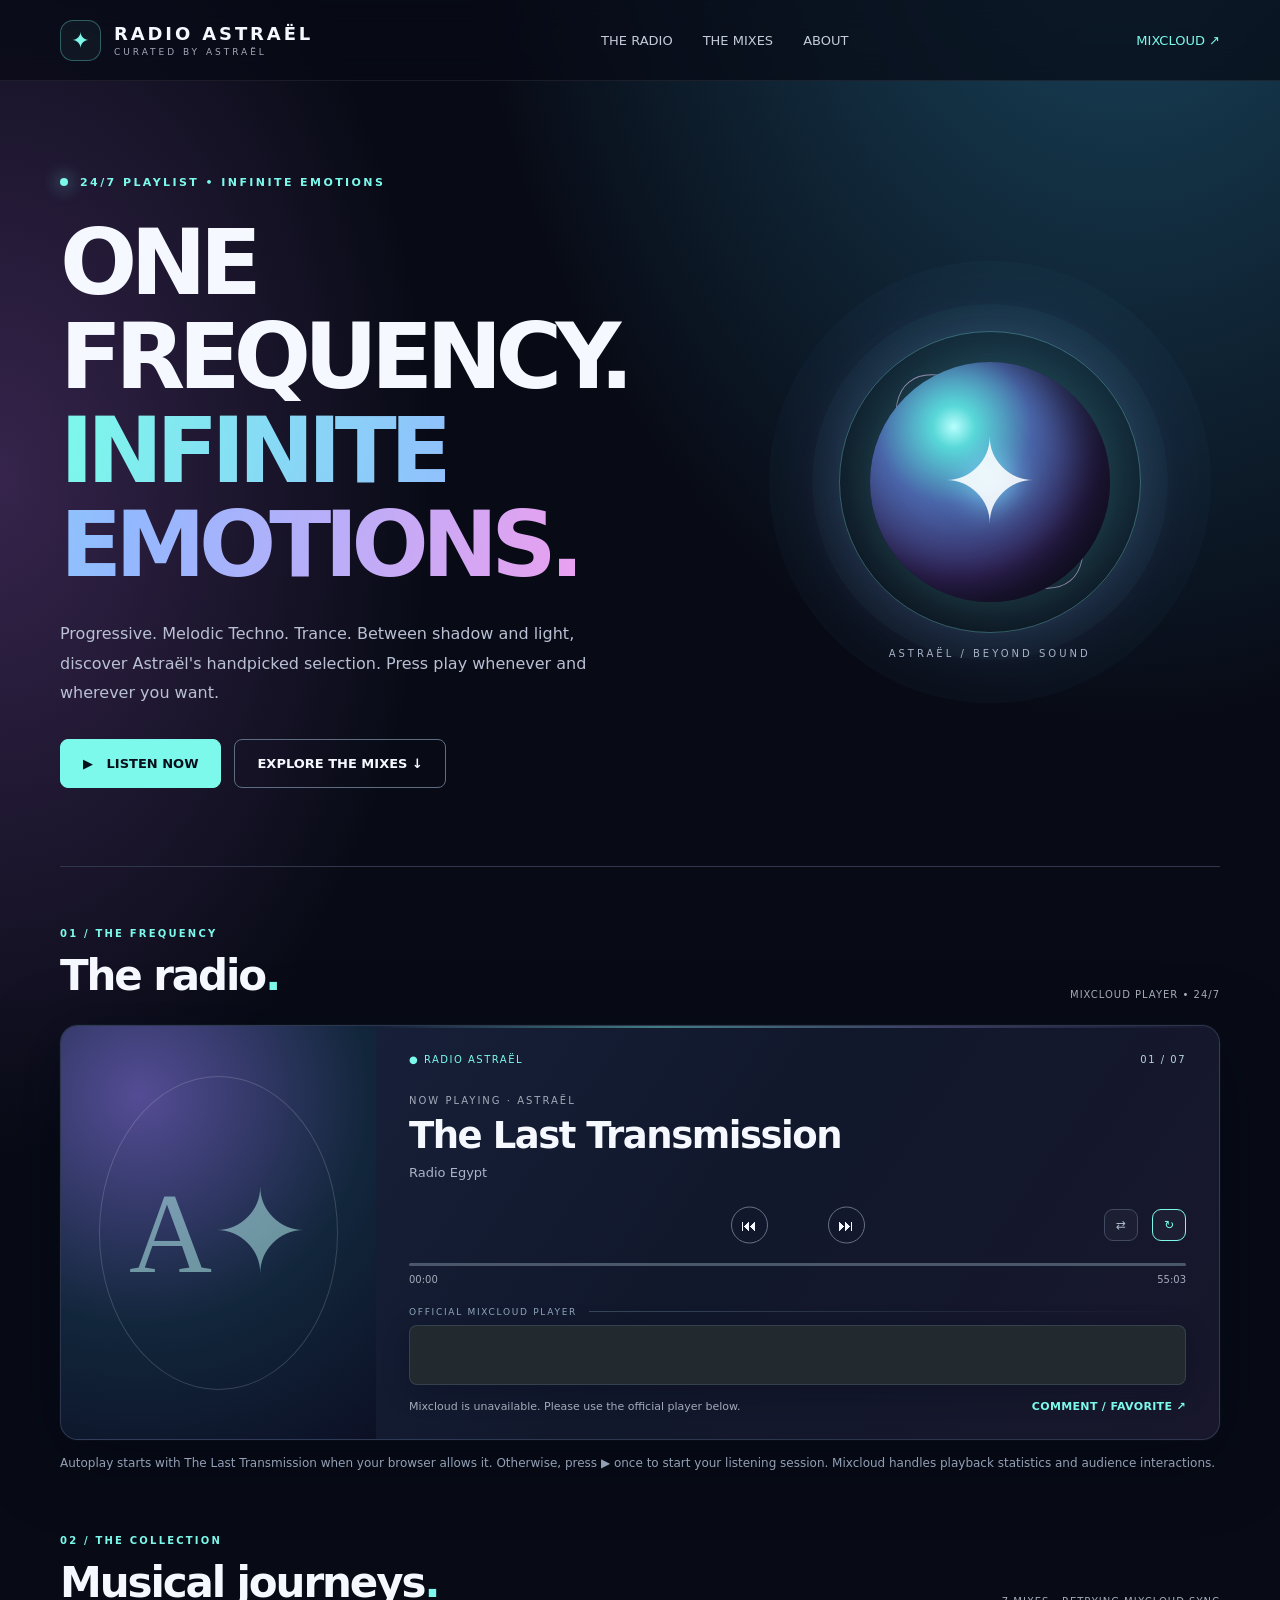
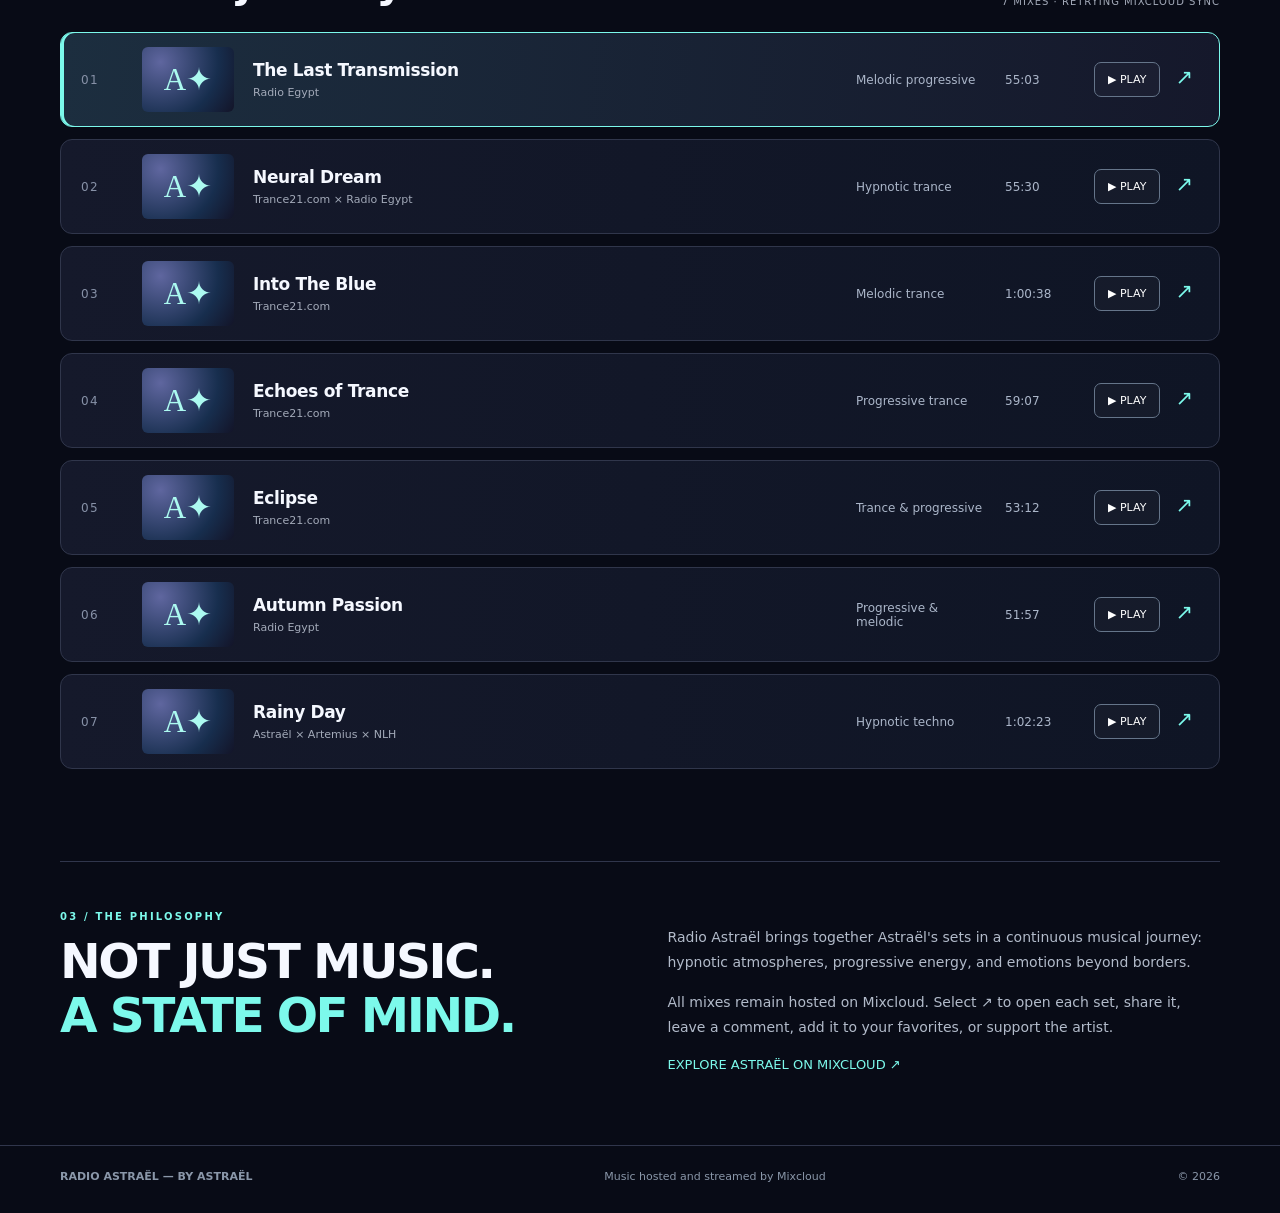
<file: index.html>
<!doctype html>
<html lang="en">
<head>
<meta charset="utf-8">
<meta name="viewport" content="width=device-width,initial-scale=1">
<meta name="description" content="Radio Astraël by Astraël — progressive, melodic techno and trance, streamed through the official Mixcloud player.">
<meta name="theme-color" content="#080b16">
<title>Radio Astraël — by Astraël</title>
<link rel="icon" type="image/png" sizes="32x32" href="./favicon-astrael.png">
<link rel="shortcut icon" type="image/png" href="./favicon-astrael.png">
<link rel="apple-touch-icon" href="./favicon-astrael.png">
<link rel="canonical" href="https://dj-astrael.github.io/radio-astrael/">
<meta property="og:type" content="website">
<meta property="og:site_name" content="Radio Astraël">
<meta property="og:title" content="Radio Astraël — One Frequency. Infinite Emotions.">
<meta property="og:description" content="Progressive, melodic techno and trance. Discover Astraël's musical journeys and listen on Radio Astraël.">
<meta property="og:url" content="https://dj-astrael.github.io/radio-astrael/">
<meta property="og:image" content="https://dj-astrael.github.io/radio-astrael/og-radio-astrael.jpg">
<meta property="og:image:secure_url" content="https://dj-astrael.github.io/radio-astrael/og-radio-astrael.jpg">
<meta property="og:image:type" content="image/jpeg">
<meta property="og:image:width" content="600">
<meta property="og:image:height" content="315">
<meta property="og:image:alt" content="Radio Astraël — cyan-violet cosmic sphere and logo">
<meta name="twitter:card" content="summary_large_image">
<meta name="twitter:title" content="Radio Astraël — One Frequency. Infinite Emotions.">
<meta name="twitter:description" content="Progressive, melodic techno and trance. Listen to Astraël's handpicked mixes.">
<meta name="twitter:image" content="https://dj-astrael.github.io/radio-astrael/og-radio-astrael.jpg">
<link rel="preconnect" href="https://www.mixcloud.com">
<link rel="preconnect" href="https://widget.mixcloud.com">
<style>
:root{color-scheme:dark;--bg:#080b16;--panel:#111627;--panel2:#171c30;--muted:#a3aab9;--cyan:#7cf9eb;--pink:#eaa0ef;--line:#30364c;--white:#f5f8ff}
*{box-sizing:border-box}html{scroll-behavior:smooth}body{margin:0;color:var(--white);font-family:Inter,system-ui,-apple-system,Segoe UI,Arial,sans-serif;background:radial-gradient(ellipse 70% 45% at 88% -8%,#1b4b64 0%,transparent 75%),radial-gradient(ellipse 45% 32% at 0% 17%,#36244c 0%,transparent 75%),var(--bg)}a{color:inherit;text-decoration:none}button{font:inherit;cursor:pointer}button:focus-visible,a:focus-visible{outline:3px solid var(--cyan);outline-offset:4px}header{border-bottom:1px solid #ffffff13;background:#080b16b8;position:sticky;top:0;z-index:5;backdrop-filter:blur(15px)}.wrap{width:min(1160px,92%);margin:auto}.nav{display:flex;align-items:center;justify-content:space-between;min-height:80px;gap:20px}.brand{display:flex;align-items:center;gap:13px}.symbol{border:1px solid #6ef7e852;width:41px;height:41px;display:grid;place-items:center;border-radius:13px;color:var(--cyan);font-size:22px;background:#79f5e40c}.brand strong{font-size:18px;letter-spacing:.16em}.brand small{display:block;font-size:9px;letter-spacing:.33em;color:var(--muted);margin-top:3px}nav{display:flex;gap:30px;color:#c5cbd8;font-size:13px}nav a:hover,.profile:hover{color:var(--cyan)}.profile{font-size:13px;color:var(--cyan)}.hero{padding:95px 0 78px;display:grid;grid-template-columns:1.17fr .83fr;align-items:center;gap:50px}.tag{font-size:11px;letter-spacing:.22em;font-weight:700;color:var(--cyan)}.live{display:inline-block;width:8px;height:8px;background:var(--cyan);border-radius:50%;box-shadow:0 0 17px var(--cyan);margin-right:12px}.hero h1{font-size:clamp(55px,7.1vw,101px);letter-spacing:-.075em;line-height:1.035;margin:27px 0}.hero h1 em{font-style:normal;background:linear-gradient(100deg,var(--cyan),#93b8ff,var(--pink));-webkit-background-clip:text;background-clip:text;color:transparent}.hero p{max-width:560px;color:#b9c0d3;font-size:16px;line-height:1.85}.hero-actions{display:flex;gap:13px;flex-wrap:wrap;margin-top:31px}.btn{display:inline-flex;align-items:center;justify-content:center;padding:15px 22px;min-height:49px;border:1px solid #5e6d81;border-radius:8px;font-size:13px;font-weight:800}.btn-primary{color:#07101a;border-color:var(--cyan);background:var(--cyan)}.btn-primary:hover{background:white}.btn-secondary:hover{border-color:var(--cyan)}.orbit-art{min-height:345px;display:grid;place-items:center;position:relative;isolation:isolate}.orbit-art::before{content:"";position:absolute;width:300px;height:300px;border:1px solid #93ffff4d;border-radius:50%;box-shadow:0 0 0 27px #74f7ff07,0 0 0 70px #70c5ef07,0 0 75px #8a6ee633}.orbit-art::after{content:"";position:absolute;width:255px;height:255px;border:1px solid #e9b9ed99;border-radius:50%;transform:rotate(-39deg) scaleX(.48)}.planet{height:240px;width:240px;border-radius:50%;background:radial-gradient(circle at 35% 27%,#b7fffd 0%,#58d8d8 9%,#4a66aa 33%,#32245a 65%,#11142a 95%);box-shadow:inset -30px -17px 40px #0008,0 0 75px #75f7f747;display:grid;place-items:center;font-size:115px;color:#ffffffde;text-shadow:0 0 30px #7bdbfa;z-index:1}.orbit-caption{position:absolute;bottom:-5px;font-size:10px;letter-spacing:.3em;color:#a5b2c7}.rule{border-top:1px solid var(--line)}section.content{padding-top:55px}.section-heading{display:flex;justify-content:space-between;align-items:end;gap:12px;margin-bottom:25px}.eyebrow{font-size:10px;letter-spacing:.22em;color:var(--cyan);font-weight:700}.section-heading h2{font-size:clamp(26px,3.6vw,42px);letter-spacing:-.05em;margin:10px 0 0}.section-heading h2 span{color:var(--cyan)}.side-note{font-size:10px;letter-spacing:.1em;color:var(--muted);text-align:right}.console{background:linear-gradient(135deg,#1b253a,#111525 61%,#17172b);border:1px solid #424d65;border-radius:18px;display:grid;grid-template-columns:315px 1fr;overflow:hidden;box-shadow:0 20px 80px #0006}.cover{background:radial-gradient(circle at 25% 17%,#544c95,#12263b 55%,#0c1025);position:relative;overflow:hidden;display:grid;place-items:center}.cover::after{content:"";position:absolute;inset:12%;border:1px solid #ffffff29;border-radius:50%;pointer-events:none}.cover .initial{color:#befef8;font-family:Georgia,serif;font-size:115px;opacity:.5}.cover img{position:absolute;width:100%;height:100%;object-fit:cover;display:none}.cover.has-image img{display:block}.console-content{padding:28px 33px 25px}.player-top{display:flex;justify-content:space-between;align-items:center;color:#b6d4d6;font-size:10px;letter-spacing:.15em}.player-top .status{color:var(--cyan)}.current-label{font-size:10px;letter-spacing:.2em;color:var(--muted);margin:30px 0 8px}.current-title{font-size:clamp(24px,3.1vw,37px);margin:0 0 8px;letter-spacing:-.04em}.current-subtitle{margin:0;color:#a9b4c7;font-size:13px}.controls{display:flex;gap:13px;align-items:center;margin:25px 0 18px}.round{height:37px;width:37px;display:grid;place-items:center;background:transparent;color:var(--white);border:1px solid #647087;border-radius:50%;font-size:16px}.round:hover{border-color:var(--cyan);color:var(--cyan)}.play{height:51px;width:51px;border:0;border-radius:50%;background:var(--cyan);color:#071623;font-size:20px}.spacer{flex:1}.mode{padding:8px 11px;background:#ffffff08;color:#aab9ca;border:1px solid #424a61;border-radius:9px;font-size:12px}.mode.active{border-color:var(--cyan);color:var(--cyan)}.progress{height:3px;background:#4a566a;border-radius:5px;overflow:hidden;margin-top:5px}.progress div{height:100%;width:0%;background:linear-gradient(90deg,var(--cyan),var(--pink))}.time{display:flex;justify-content:space-between;font-size:10px;color:var(--muted);margin-top:8px}.iframe-label{margin:18px 0 8px;color:#8fa5bd;font-size:9px;letter-spacing:.19em}.mcframe{display:block;width:100%;height:60px;border:0;border-radius:8px;background:#222a30;overflow:hidden}.player-bottom{display:flex;justify-content:space-between;gap:15px;margin-top:11px;align-items:center}.player-bottom p{font-size:11px;color:var(--muted);margin:0;line-height:1.4}.mix-link{font-size:11px;color:var(--cyan);white-space:nowrap}.note{font-size:12px;color:#939fb4;line-height:1.65;margin:14px 0 0}.list{display:grid;gap:12px;margin-top:25px}.item{display:grid;grid-template-columns:42px 92px minmax(150px,1fr) 130px 70px auto;align-items:center;gap:19px;padding:14px 20px;background:linear-gradient(95deg,#15192b,#0f1525);border:1px solid #30364b;border-radius:12px;transition:border-color .2s,transform .2s}.item:hover{border-color:#77dcd48a;transform:translateY(-1px)}.item.selected{border-color:var(--cyan);background:linear-gradient(95deg,#1c2e3f,#15182b)}.idx{font-size:12px;color:#8791a7;letter-spacing:.12em}.thumb{width:92px;height:65px;position:relative;border-radius:6px;background:radial-gradient(circle at 20% 23%,#5f669f,#172e4e 65%,#131428);overflow:hidden;display:grid;place-items:center;color:#acfaf0;font-family:Georgia,serif;font-size:31px}.thumb img{width:100%;height:100%;object-fit:cover;display:none;position:absolute}.thumb.has-image img{display:block}.mix-name{font-size:17px;font-weight:700;letter-spacing:-.02em}.mix-meta{font-size:11px;color:var(--muted);margin-top:6px}.genre,.length{color:#abb6c9;font-size:12px}.actions{display:flex;gap:9px}.tiny-button{border:1px solid #65758a;border-radius:7px;background:#ffffff06;color:white;padding:10px 13px;white-space:nowrap;font-size:11px}.tiny-button:hover{border-color:var(--cyan);color:var(--cyan)}.open-link{font-size:21px;color:var(--cyan);padding:3px 6px}.about{margin-top:92px;padding:49px 0 72px;display:grid;grid-template-columns:1fr 1fr;gap:55px;border-top:1px solid var(--line)}.about h2{font-size:clamp(28px,3.8vw,49px);line-height:1.1;letter-spacing:-.05em;margin:13px 0}.about h2 em{font-style:normal;color:var(--cyan)}.about p{font-size:14px;line-height:1.8;color:#b2bbca}footer{border-top:1px solid var(--line);padding:24px 0 30px;color:#8a97a9;font-size:11px}footer .wrap{display:flex;justify-content:space-between;gap:15px;flex-wrap:wrap}
@media(max-width:950px){.hero{grid-template-columns:1fr 280px;gap:5px;padding:65px 0}.orbit-art{transform:scale(.78)}.console{grid-template-columns:240px 1fr}.item{grid-template-columns:25px 80px minmax(100px,1fr) 65px auto;gap:10px}.thumb{width:80px;height:60px}.genre{display:none}.side-note{display:none}}
@media(max-width:670px){.wrap{width:91%}nav{display:none}.profile{font-size:11px}.brand strong{font-size:14px}.hero{display:block;padding:58px 0 52px}.hero h1{font-size:clamp(48px,12vw,77px)}.orbit-art{display:none}.section-heading{align-items:start}.console{grid-template-columns:1fr}.cover{height:235px}.console-content{padding:23px 19px}.player-bottom{display:block}.mix-link{display:block;margin-top:9px}.item{grid-template-columns:18px 64px minmax(80px,1fr) auto;padding:11px 10px;gap:9px}.thumb{width:64px;height:62px}.mix-name{font-size:14px}.mix-meta{font-size:10px}.length{display:none}.actions{flex-direction:column;align-items:center;gap:0}.tiny-button{padding:7px 9px}.about{grid-template-columns:1fr;gap:5px;margin-top:62px}.hero p{font-size:14px}}
@media(prefers-reduced-motion:reduce){*,*:before,*:after{scroll-behavior:auto!important;transition:none!important}}

/* Radio Astraël — restrained visual refinements, original layout retained */
.console{background:linear-gradient(125deg,#1b2541,#11182c 54%,#18172c);border-color:#53627d66;box-shadow:0 18px 68px #030713aa,0 0 0 1px #a4fff008}
.console-content{position:relative}
.console-content::before{content:"";position:absolute;inset:0 0 auto;height:2px;background:linear-gradient(90deg,transparent,#7cf9eb70,#b7a5ff42,transparent);pointer-events:none}
.play{display:grid;place-items:center;box-shadow:0 0 0 6px #81f4e908,0 7px 22px #64f5e02a;transition:transform .18s ease,box-shadow .18s ease}
.play:hover{transform:translateY(-2px) scale(1.05);box-shadow:0 0 0 7px #81f4e918,0 12px 28px #64f5e04a}
.play:active{transform:scale(.97)}
.round,.mode{transition:background .16s ease,border-color .16s ease,transform .16s ease}
.round:hover,.mode:hover{background:#7cf9eb0b;transform:translateY(-1px)}
.controls{gap:14px}
.mcframe{height:60px;border:1px solid #61738a50;border-radius:8px;box-shadow:0 7px 26px #05091850}
.iframe-label{margin-top:22px;display:flex;gap:12px;align-items:center}
.iframe-label::after{content:"";flex:1;height:1px;background:linear-gradient(90deg,#50627999,transparent)}
.mcframe.needs-interaction{outline:2px solid #7cf9eb80;outline-offset:3px}
.player-bottom{margin-top:14px}
.mix-link{font-weight:800;letter-spacing:.03em}
.item{transition:transform .18s ease,border-color .18s ease,background .18s ease}
.item.selected{box-shadow:inset 3px 0 #7cf9eb}
@media(max-width:670px){.console-content{padding:24px 18px}.controls{gap:11px}.mcframe{height:60px}}
@media(prefers-reduced-motion:reduce){.play,.round,.mode,.item{transition:none!important}}
#play{display:none!important}
.controls .spacer{flex:0 0 auto!important;width:0!important;margin-left:auto!important}
/* Center Previous/Next precisely above the progress bar, independently of right-side modes. */
.controls{position:relative;justify-content:flex-end;min-height:40px}
.transport-controls{position:absolute;left:50%;top:50%;transform:translate(-50%,-50%);display:flex;align-items:center;gap:clamp(16px,7vw,60px)}
@media(max-width:460px){.transport-controls{gap:16px}}
</style>
</head>
<body>
<header><div class="wrap nav"><a href="#top" class="brand"><span class="symbol" aria-hidden="true">✦</span><span><strong>RADIO ASTRAËL</strong><small>CURATED BY ASTRAËL</small></span></a><nav aria-label="Main navigation"><a href="#radio">THE RADIO</a><a href="#selection">THE MIXES</a><a href="#about">ABOUT</a></nav><a class="profile" href="https://www.mixcloud.com/Astrael/" target="_blank" rel="noopener noreferrer">MIXCLOUD ↗</a></div></header>
<main id="top" class="wrap">
<section class="hero"><div><div class="tag"><span class="live"></span>24/7 PLAYLIST • INFINITE EMOTIONS</div><h1>ONE<br>FREQUENCY.<br><em>INFINITE<br>EMOTIONS.</em></h1><p>Progressive. Melodic Techno. Trance. Between shadow and light, discover Astraël's handpicked selection. Press play whenever and wherever you want.</p><div class="hero-actions"><a class="btn btn-primary" href="#radio">▶ &nbsp; LISTEN NOW</a><a class="btn btn-secondary" href="#selection">EXPLORE THE MIXES ↓</a></div></div><div class="orbit-art" aria-hidden="true"><div class="planet">✦</div><div class="orbit-caption">ASTRAËL / BEYOND SOUND</div></div></section>
<div class="rule"></div>
<section id="radio" class="content"><div class="section-heading"><div><span class="eyebrow">01 / THE FREQUENCY</span><h2>The radio<span>.</span></h2></div><span class="side-note">MIXCLOUD PLAYER • 24/7</span></div>
<div class="console"><div id="largeCover" class="cover"><span class="initial">A✦</span><img id="nowImage" alt="Cover art for the selected mix"></div><div class="console-content"><div class="player-top"><span class="status">● RADIO ASTRAËL</span><span id="counter">01 / 07</span></div><div class="current-label">NOW PLAYING · ASTRAËL</div><h3 id="nowTitle" class="current-title">The Last Transmission</h3><p class="current-subtitle" id="nowDescription">Radio Egypt</p><div class="controls"><div class="transport-controls"><button id="prev" class="round" type="button" aria-label="Previous mix">⏮</button><button id="next" class="round" type="button" aria-label="Next mix">⏭</button></div><button id="play" class="play" type="button" aria-label="Play or pause">▶</button><button id="shuffle" class="mode" type="button" aria-pressed="false" title="Shuffle playback">⇄</button><button id="repeat" class="mode active" type="button" aria-pressed="true" title="Repeat playlist">↻</button></div><div class="progress"><div id="progress"></div></div><div class="time"><span id="position">00:00</span><span id="duration">--:--</span></div><div class="iframe-label">OFFICIAL MIXCLOUD PLAYER</div><iframe class="mcframe" id="widget" title="Listen to Astraël on Mixcloud" allow="autoplay" scrolling="no" loading="eager" src="https://www.mixcloud.com/widget/iframe/?hide_cover=1&hide_artwork=1&mini=1&light=0&autoplay=1&feed=%2FAstrael%2Fastrael-the-last-transmission-on-dj-power-power-mix-radio-egypt-15%2F"></iframe><div class="player-bottom"><p id="status" role="status" aria-live="polite">Starting with The Last Transmission… If your browser blocks autoplay, press ▶.</p><a id="openTrack" class="mix-link" href="https://www.mixcloud.com/Astrael/astra%C3%ABl-neural-dream-radio-egypt-trance21com/" target="_blank" rel="noopener noreferrer">COMMENT / FAVORITE ↗</a></div></div></div><p class="note">Autoplay starts with The Last Transmission when your browser allows it. Otherwise, press ▶ once to start your listening session. Mixcloud handles playback statistics and audience interactions.</p></section>
<section id="selection" class="content"><div class="section-heading"><div><span class="eyebrow">02 / THE COLLECTION</span><h2>Musical journeys<span>.</span></h2></div><span class="side-note" id="catalog-total" aria-live="polite">7 MIXES · SYNCING WITH MIXCLOUD…</span></div><div id="playlist" class="list" aria-label="Selected mixes"></div></section>
<section id="about" class="about"><div><div class="eyebrow">03 / THE PHILOSOPHY</div><h2>NOT JUST MUSIC.<br><em>A STATE OF MIND.</em></h2></div><div><p>Radio Astraël brings together Astraël's sets in a continuous musical journey: hypnotic atmospheres, progressive energy, and emotions beyond borders.</p><p>All mixes remain hosted on Mixcloud. Select ↗ to open each set, share it, leave a comment, add it to your favorites, or support the artist.</p><a class="profile" href="https://www.mixcloud.com/Astrael/" target="_blank" rel="noopener noreferrer">EXPLORE ASTRAËL ON MIXCLOUD ↗</a></div></section>
</main><footer><div class="wrap"><strong>RADIO ASTRAËL — BY ASTRAËL</strong><span>Music hosted and streamed by Mixcloud</span><span>© <span id="year">2026</span></span></div></footer>
<script src="https://widget.mixcloud.com/media/js/widgetApi.js"></script>
<script>
(function(){
"use strict";
// TEMPORARY SELECTION: the artist can edit the mix URLs below.
var pinnedTracks=[
 {title:"The Last Transmission",subtitle:"Radio Egypt",genre:"Melodic progressive",duration:"55:03",url:"https://www.mixcloud.com/Astrael/astrael-the-last-transmission-on-dj-power-power-mix-radio-egypt-15/"},
 {title:"Neural Dream",subtitle:"Trance21.com × Radio Egypt",genre:"Hypnotic trance",duration:"55:30",url:"https://www.mixcloud.com/Astrael/astra%C3%ABl-neural-dream-radio-egypt-trance21com/"},
 {title:"Into The Blue",subtitle:"Trance21.com",genre:"Melodic trance",duration:"1:00:38",url:"https://www.mixcloud.com/Astrael/astra%C3%ABl-into-the-blue-trance21com/"},
 {title:"Echoes of Trance",subtitle:"Trance21.com",genre:"Progressive trance",duration:"59:07",url:"https://www.mixcloud.com/Astrael/astra%C3%ABl-echoes-of-trance-trance21com/"},
 {title:"Eclipse",subtitle:"Trance21.com",genre:"Trance & progressive",duration:"53:12",url:"https://www.mixcloud.com/Astrael/astra%C3%ABl-eclipse-trance21com/"},
 {title:"Autumn Passion",subtitle:"Radio Egypt",genre:"Progressive & melodic",duration:"51:57",url:"https://www.mixcloud.com/Astrael/astra%C3%ABl-autumn-passion-radio-egypt/"},
 {title:"Rainy Day",subtitle:"Astraël × Artemius × NLH",genre:"Hypnotic techno",duration:"1:02:23",url:"https://www.mixcloud.com/Astrael/astra%C3%ABl-artemius-nlh-rainy-day/"}

];
var tracks=pinnedTracks.slice();
var el=function(id){return document.getElementById(id);};
var idx=0,ready=false,playing=false,loop=true,shuffle=false,w=null;
var frame=el("widget"), pendingPlay=false, autoTried=false, generation=0, rebindOnLoad=false, monitor=null, sessionStarted=false;
function key(url){return decodeURIComponent(new URL(url).pathname);}
function iframeUrl(url,autoplay){return "https://www.mixcloud.com/widget/iframe/?hide_cover=1&hide_artwork=1&mini=1&light=0&autoplay="+(autoplay?"1":"0")+"&feed="+encodeURIComponent(key(url));}
function clock(s){if(!Number.isFinite(+s))return "--:--";s=Math.floor(Math.max(0,s));return s>=3600?Math.floor(s/3600)+":"+String(Math.floor(s%3600/60)).padStart(2,"0")+":"+String(s%60).padStart(2,"0"):String(Math.floor(s/60)).padStart(2,"0")+":"+String(s%60).padStart(2,"0");}
function status(t){el("status").textContent=t;}
function refreshButtons(){
 el("play").textContent=playing?"❚❚":"▶";
 el("play").setAttribute("aria-label",playing?"Pause radio":"Play radio");
 document.querySelectorAll(".item").forEach(function(node,i){
   node.classList.toggle("selected",i===idx);
   node.querySelector(".tiny-button").textContent=i===idx&&playing?"PLAYING":"▶ PLAY";
 });
}
function update(){
 var t=tracks[idx];
 el("nowTitle").textContent=t.title;
 el("nowDescription").textContent=t.subtitle;
 el("counter").textContent=String(idx+1).padStart(2,"0")+" / "+String(tracks.length).padStart(2,"0");
 el("openTrack").href=t.url;
 el("duration").textContent=t.duration;
 el("position").textContent="00:00";
 el("progress").style.width="0%";
 var img=el("nowImage");el("largeCover").classList.toggle("has-image",!!t.cover);if(t.cover)img.src=t.cover;
 refreshButtons();
}
function cancelMonitor(){if(monitor){clearTimeout(monitor);monitor=null;}}
function fallbackMessage(){
 if(playing)return;
 status("Playback could not start automatically. Please press ▶ inside the Mixcloud player to unlock audio.");
}
function reloadWidget(autoplay){
 // Keep the native player accessible; do not endlessly reload it.
 ready=false;playing=false;pendingPlay=!!autoplay;refreshButtons();
 rebindOnLoad=true;generation++;
 frame.src=iframeUrl(tracks[idx].url,autoplay);
 status("Loading the selected Mixcloud mix…");
}
function monitorStart(delay,allowReload){
 cancelMonitor();var expected=idx,expectedGeneration=generation;
 monitor=setTimeout(function(){
   monitor=null;
   if(playing||expected!==idx||expectedGeneration!==generation)return;
   if(allowReload){reloadWidget(true);}
   else fallbackMessage();
 },delay);
}

function showNativePlayHelp(){
 if(playing)return;
 var hint="First time listening? Press ▶ inside the official Mixcloud player below. This is a browser/Mixcloud playback restriction.";
 status(hint);
 el("widget").classList.add("needs-interaction");
}
function startRadio(userInitiated){
 if(playing){
   if(ready&&w)w.pause().catch(function(){status("Pause with the Mixcloud player below.");});
   return;
 }
 pendingPlay=true;
 if(!ready||!w){
   status("Connecting to Mixcloud… The player is directly below.");
   return;
 }
 pendingPlay=false;
 var expectedGeneration=generation;
 try{
   // Never call load() in parallel with play() on the initial gesture:
   // reloading the cross-origin widget can invalidate the user's click.
   var result=w.play();
   if(result&&typeof result.catch==="function"){
     result.catch(function(){
       if(expectedGeneration===generation&&!playing)showNativePlayHelp();
     });
   }
   if(userInitiated)status("Connecting to Mixcloud…");
   setTimeout(function(){
     if(expectedGeneration===generation&&!playing)showNativePlayHelp();
   },2200);
 }catch(error){showNativePlayHelp();}
}

function go(n,start){
 if(n<0||n>=tracks.length)return;
 idx=n;playing=false;pendingPlay=!!start;cancelMonitor();update();
 if(!ready||!w){reloadWidget(!!start);return;}
 var currentGeneration=generation;
 try{
   w.load(key(tracks[idx].url),!!start).then(function(){
     if(currentGeneration===generation&&idx===n&&start&&!playing){
       status("Loading "+tracks[idx].title+"…");
       monitorStart(4500,true);
     }
   }).catch(function(){if(currentGeneration===generation&&idx===n)reloadWidget(!!start);});
   if(start){monitorStart(6000,true);status("Switching to "+tracks[idx].title+"…");}
   else status("Mix ready.");
 }catch(err){reloadWidget(!!start);}
}
function nextIndex(){
 if(shuffle&&tracks.length>1){var n=idx;while(n===idx)n=Math.floor(Math.random()*tracks.length);return n;}
 return idx+1<tracks.length?idx+1:(loop?0:-1);
}
function next(){var n=nextIndex();if(n<0){playing=false;refreshButtons();status("End of the playlist.");return;}go(n,true);}

// Preserve the exact seven original mixes and dynamically append every other
// public Astraël show as a standard Mixcloud link. No database or MP3 uploads.
function identity(url){
 try {
   var u=new URL(url);
   if(u.hostname!=="www.mixcloud.com"&&u.hostname!=="mixcloud.com")return "";
   return u.pathname.split("/").filter(Boolean).map(function(s){return decodeURIComponent(s).toLowerCase();}).join("/");
 }catch(error){return "";}
}
function durationString(value){
 var n=Number(value);
 if(!Number.isFinite(n)||n<=0)return "—";
 n=Math.round(n);
 var h=Math.floor(n/3600),m=Math.floor(n%3600/60),s=n%60;
 return h?h+":"+String(m).padStart(2,"0")+":"+String(s).padStart(2,"0"):m+":"+String(s).padStart(2,"0");
}
function bestCover(show){
 var p=show&&show.pictures||{};
 return p.extra_large||p.large||p.medium||p.thumbnail||"";
}
function renderPlaylist(){
el("playlist").replaceChildren();
tracks.forEach(function(t,i){
 var a=document.createElement("article");a.className="item";var num=document.createElement("div");num.className="idx";num.textContent=String(i+1).padStart(2,"0");
 var cover=document.createElement("div");cover.className="thumb";cover.textContent="A✦";var im=document.createElement("img");im.alt="Cover artwork for "+t.title;im.loading="lazy";cover.appendChild(im);t.img=im;t.thumb=cover;if(t.cover){im.src=t.cover;cover.classList.add("has-image");}
 var d=document.createElement("div"),name=document.createElement("div"),sub=document.createElement("div");name.className="mix-name";name.textContent=t.title;sub.className="mix-meta";sub.textContent=t.subtitle;d.append(name,sub);
 var g=document.createElement("div");g.className="genre";g.textContent=t.genre;var length=document.createElement("div");length.className="length";length.textContent=t.duration;
 var actions=document.createElement("div");actions.className="actions";var button=document.createElement("button");button.className="tiny-button";button.type="button";button.textContent="▶ PLAY";button.addEventListener("click",function(){go(i,true);document.getElementById("radio").scrollIntoView({behavior:"smooth"});});var link=document.createElement("a");link.className="open-link";link.href=t.url;link.target="_blank";link.rel="noopener noreferrer";link.textContent="↗";link.title="Open this mix on Mixcloud";actions.append(button,link);a.append(num,cover,d,g,length,actions);el("playlist").append(a);
 // Public Mixcloud metadata may be available via CORS. A fallback graphic is shown otherwise.
 if(i<pinnedTracks.length&&!t.cover)fetch("https://api.mixcloud.com"+key(t.url)).then(function(r){if(!r.ok)throw Error("metadata");return r.json();}).then(function(data){var u=data.pictures&&(data.pictures.extra_large||data.pictures.large||data.pictures.medium);if(!u)return;im.onload=function(){cover.classList.add("has-image");t.cover=u;if(idx===i)update();};im.src=u;}).catch(function(){});
});

 refreshButtons();
}
renderPlaylist();
var syncActive=false;
async function syncShows(){
 if(syncActive)return;
 syncActive=true;
 try{
   // Use small, explicit offset pages. Large 'limit=100' requests can
   // return an incomplete page on some APIs without an obvious error.
   var profileCount=null;
   try{
     var profileResponse=await fetch("https://api.mixcloud.com/Astrael/",{cache:"no-store"});
     if(profileResponse.ok){
       var profile=await profileResponse.json();
       if(Number.isInteger(profile.cloudcast_count)&&profile.cloudcast_count>=0)profileCount=profile.cloudcast_count;
     }
   }catch(profileError){console.info("Mixcloud profile count unavailable",profileError);}
   var pageSize=20, responses=[],seenPages=new Set();
   for(var offset=0;offset<2000;offset+=pageSize){
     var api="https://api.mixcloud.com/Astrael/cloudcasts/?limit="+pageSize+"&offset="+offset;
     var response=await fetch(api,{headers:{Accept:"application/json"},cache:"no-store"});
     if(!response.ok)throw Error("Mixcloud HTTP "+response.status+" at offset "+offset);
     var page=await response.json();
     if(!Array.isArray(page.data))throw Error("Invalid catalog response");
     var fresh=0;
     page.data.forEach(function(item){
       var key=item.key||item.url||JSON.stringify(item);
       if(!seenPages.has(key)){seenPages.add(key);responses.push(item);fresh++;}
     });
     // A short or empty page is the end of the available public uploads.
     // A full page is followed by another request even when paging.next
     // is missing, to guard against missing pagination metadata.
     if(page.data.length<pageSize||fresh===0)break;
   }
   if(!responses.length)throw Error("No public shows returned");
   var previouslySelected=identity(tracks[idx].url);
   var pinnedIds=new Set(pinnedTracks.map(function(t){return identity(t.url);}));
   var addedIds=new Set(),additional=[];
   responses.forEach(function(item){
     var url=typeof item.url==="string"?item.url:"";
     if(!identity(url)&&typeof item.key==="string")url="https://www.mixcloud.com"+item.key;
     var id=identity(url);
     if(!id)return;
     if(pinnedIds.has(id)){
       var original=pinnedTracks.find(function(t){return identity(t.url)===id;});
       if(original&&!original.cover)original.cover=bestCover(item);
       return;
     }
     if(addedIds.has(id))return;
     addedIds.add(id);
     var tags=Array.isArray(item.tags)?item.tags.map(function(t){return t&&t.name;}).filter(Boolean):[];
     additional.push({
       title:String(item.name||"Astraël Mix"),
       subtitle:"Astraël · Mixcloud",
       genre:tags.slice(0,2).join(" / ")||"Trance / Progressive",
       duration:durationString(item.audio_length||item.length),
       url:url,
       cover:bestCover(item)
     });
   });
   tracks=pinnedTracks.concat(additional);
   var pos=tracks.findIndex(function(t){return identity(t.url)===previouslySelected;});
   idx=pos>=0?pos:0;
   var total=tracks.length,apiCount=responses.length;
   var message=total+" MIXES · LIVE MIXCLOUD CATALOG";
   // A count discrepancy does not mean we can stream private / draft
   // uploads: only public links returned by Mixcloud can be embedded.
   if(profileCount!==null&&profileCount>apiCount){
     message=total+" PLAYABLE MIXES · "+profileCount+" PROFILE UPLOADS";
   }
   el("catalog-total").textContent=message;
   el("counter").textContent=String(idx+1).padStart(2,"0")+" / "+String(total).padStart(2,"0");
   renderPlaylist();
   var active=tracks[idx];
   if(active.cover){el("largeCover").classList.add("has-image");el("nowImage").src=active.cover;}
   console.info("Radio Astraël Mixcloud sync:",{pinned:pinnedTracks.length,publicApi:apiCount,uniquePlayable:total,profileCount:profileCount});
 }catch(error){
   console.warn("Mixcloud catalog update failed:",error);
   el("catalog-total").textContent=tracks.length+" MIXES · RETRYING MIXCLOUD SYNC";
 }finally{syncActive=false;}
}
syncShows();
// New public shows appear without editing GitHub; refresh every 10 minutes
// while the radio stays open, or when returning to its tab.
setInterval(syncShows,600000);
document.addEventListener("visibilitychange",function(){if(!document.hidden)syncShows();});
el("year").textContent=new Date().getFullYear();update();
el("prev").addEventListener("click",function(){go((idx-1+tracks.length)%tracks.length,true);});
el("next").addEventListener("click",next);
el("play").addEventListener("click",function(){startRadio(true);});
// LISTEN NOW is a true play action, not merely a jump to the radio section.
var heroListen=document.querySelector(".hero-actions .btn-primary");
if(heroListen){heroListen.addEventListener("click",function(event){
  event.preventDefault();
  // Mixcloud's official API requires its iframe to be visible to be controlled.
  el("radio").scrollIntoView({behavior:"smooth",block:"start"});
  // LISTEN NOW must never pause an already playing mix.
  if(!playing)startRadio(true);
});}
el("shuffle").addEventListener("click",function(){shuffle=!shuffle;this.classList.toggle("active",shuffle);this.setAttribute("aria-pressed",String(shuffle));});
el("repeat").addEventListener("click",function(){loop=!loop;this.classList.toggle("active",loop);this.setAttribute("aria-pressed",String(loop));});
function connectWidget(){
 if(!window.Mixcloud||typeof Mixcloud.PlayerWidget!=="function"){status("Mixcloud is unavailable. Please use the official player below.");return;}
 var thisGeneration=++generation;
 try{
   var instance=Mixcloud.PlayerWidget(frame);w=instance;ready=false;
   instance.ready.then(function(){
     if(thisGeneration!==generation)return;
     ready=true;
     instance.events.play.on(function(){
       if(thisGeneration!==generation)return;
       sessionStarted=true;playing=true;pendingPlay=false;cancelMonitor();el("widget").classList.remove("needs-interaction");refreshButtons();status("Now playing: "+tracks[idx].title+".");
     });
     instance.events.pause.on(function(){if(thisGeneration!==generation)return;playing=false;refreshButtons();});
     instance.events.ended.on(function(){if(thisGeneration===generation)next();});
     instance.events.error.on(function(){if(thisGeneration===generation)status("Mixcloud reported a playback error. Try the player below.");});
     instance.events.progress.on(function(pos,dur){
       if(thisGeneration!==generation)return;
       el("position").textContent=clock(pos);
       if(dur>0){el("duration").textContent=clock(dur);el("progress").style.width=Math.min(100,100*pos/dur)+"%";}
     });
     if(pendingPlay){startRadio(false);}
     else if(!autoTried){
       autoTried=true;
       startRadio(false);
     }else{status("Radio ready. Press ▶ to listen.");}
   }).catch(function(){if(thisGeneration===generation)status("Mixcloud player did not initialize. Try ▶ inside the widget.");});
 }catch(err){status("Mixcloud connection failed. Use ▶ in the player below.");}
}
frame.addEventListener("load",function(){
 if(rebindOnLoad){rebindOnLoad=false;connectWidget();}
});
connectWidget();
})();
</script>
</body>
</html>
</file>
